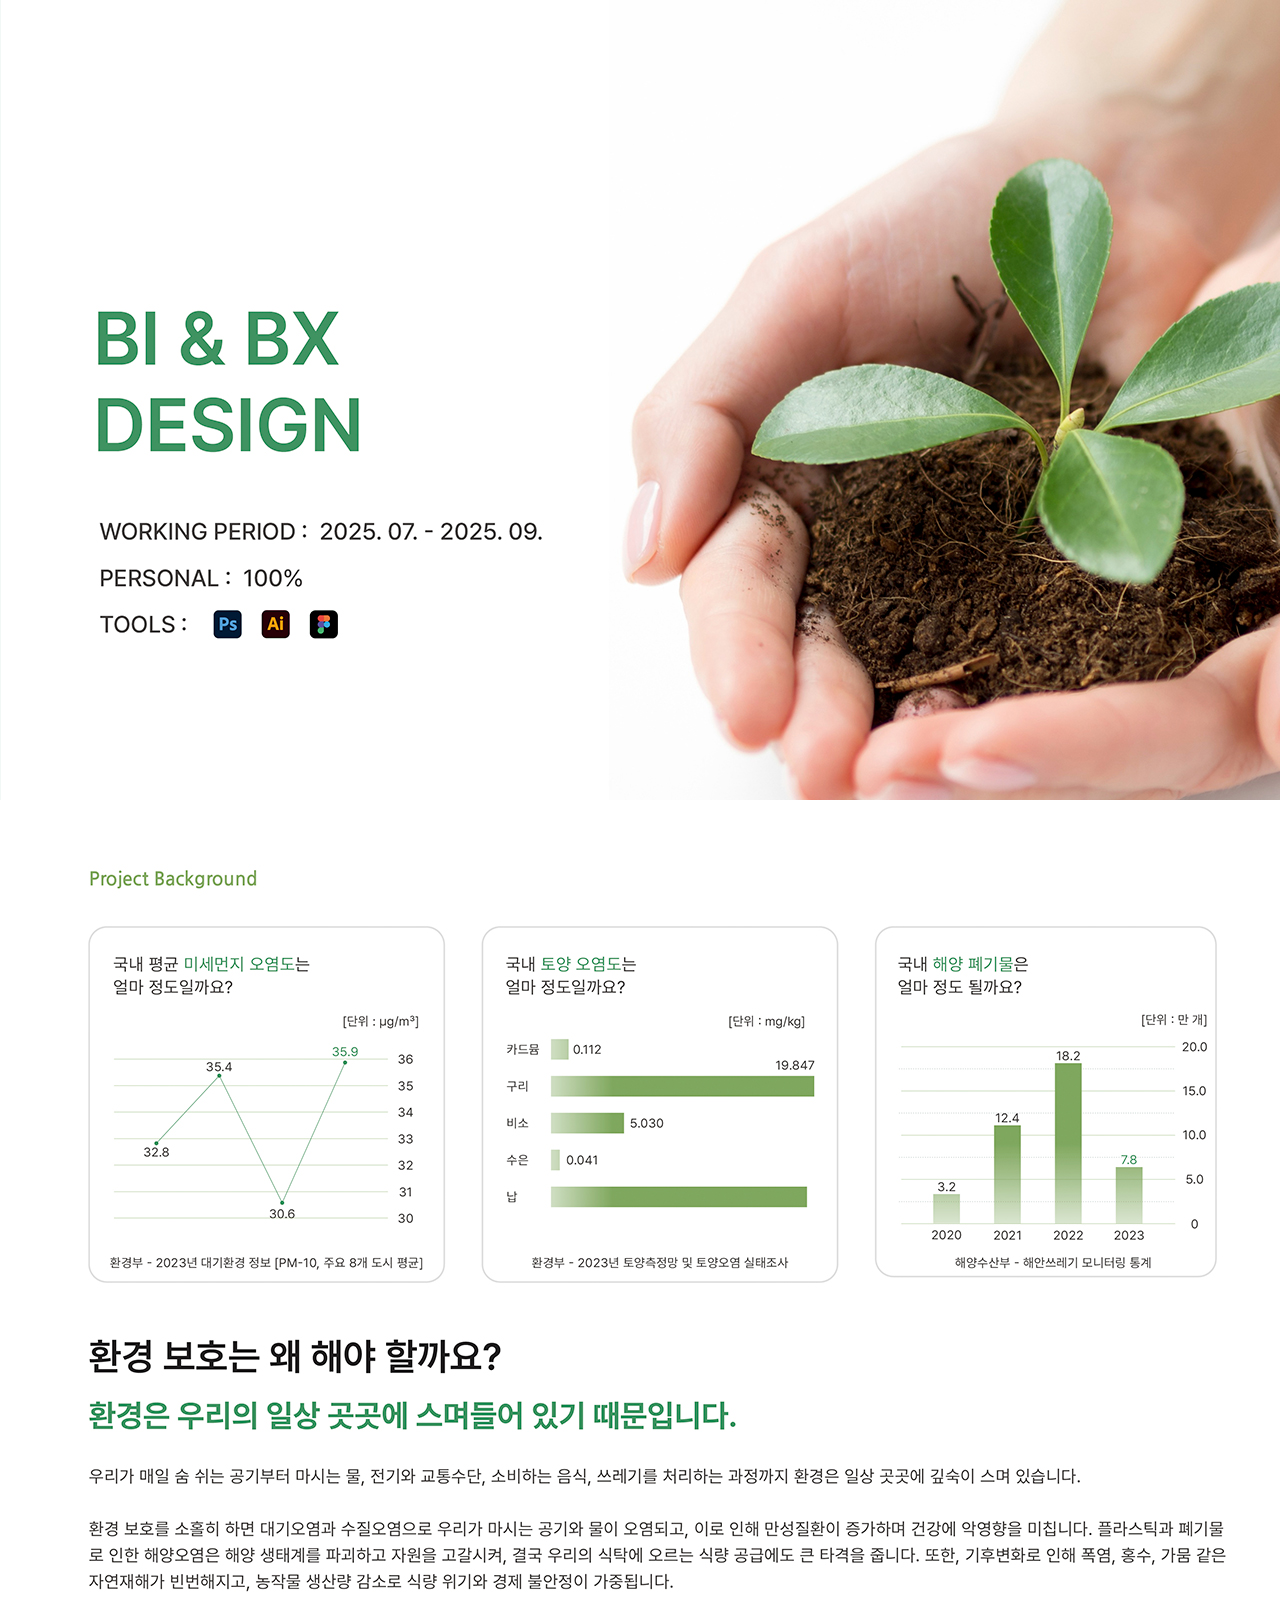
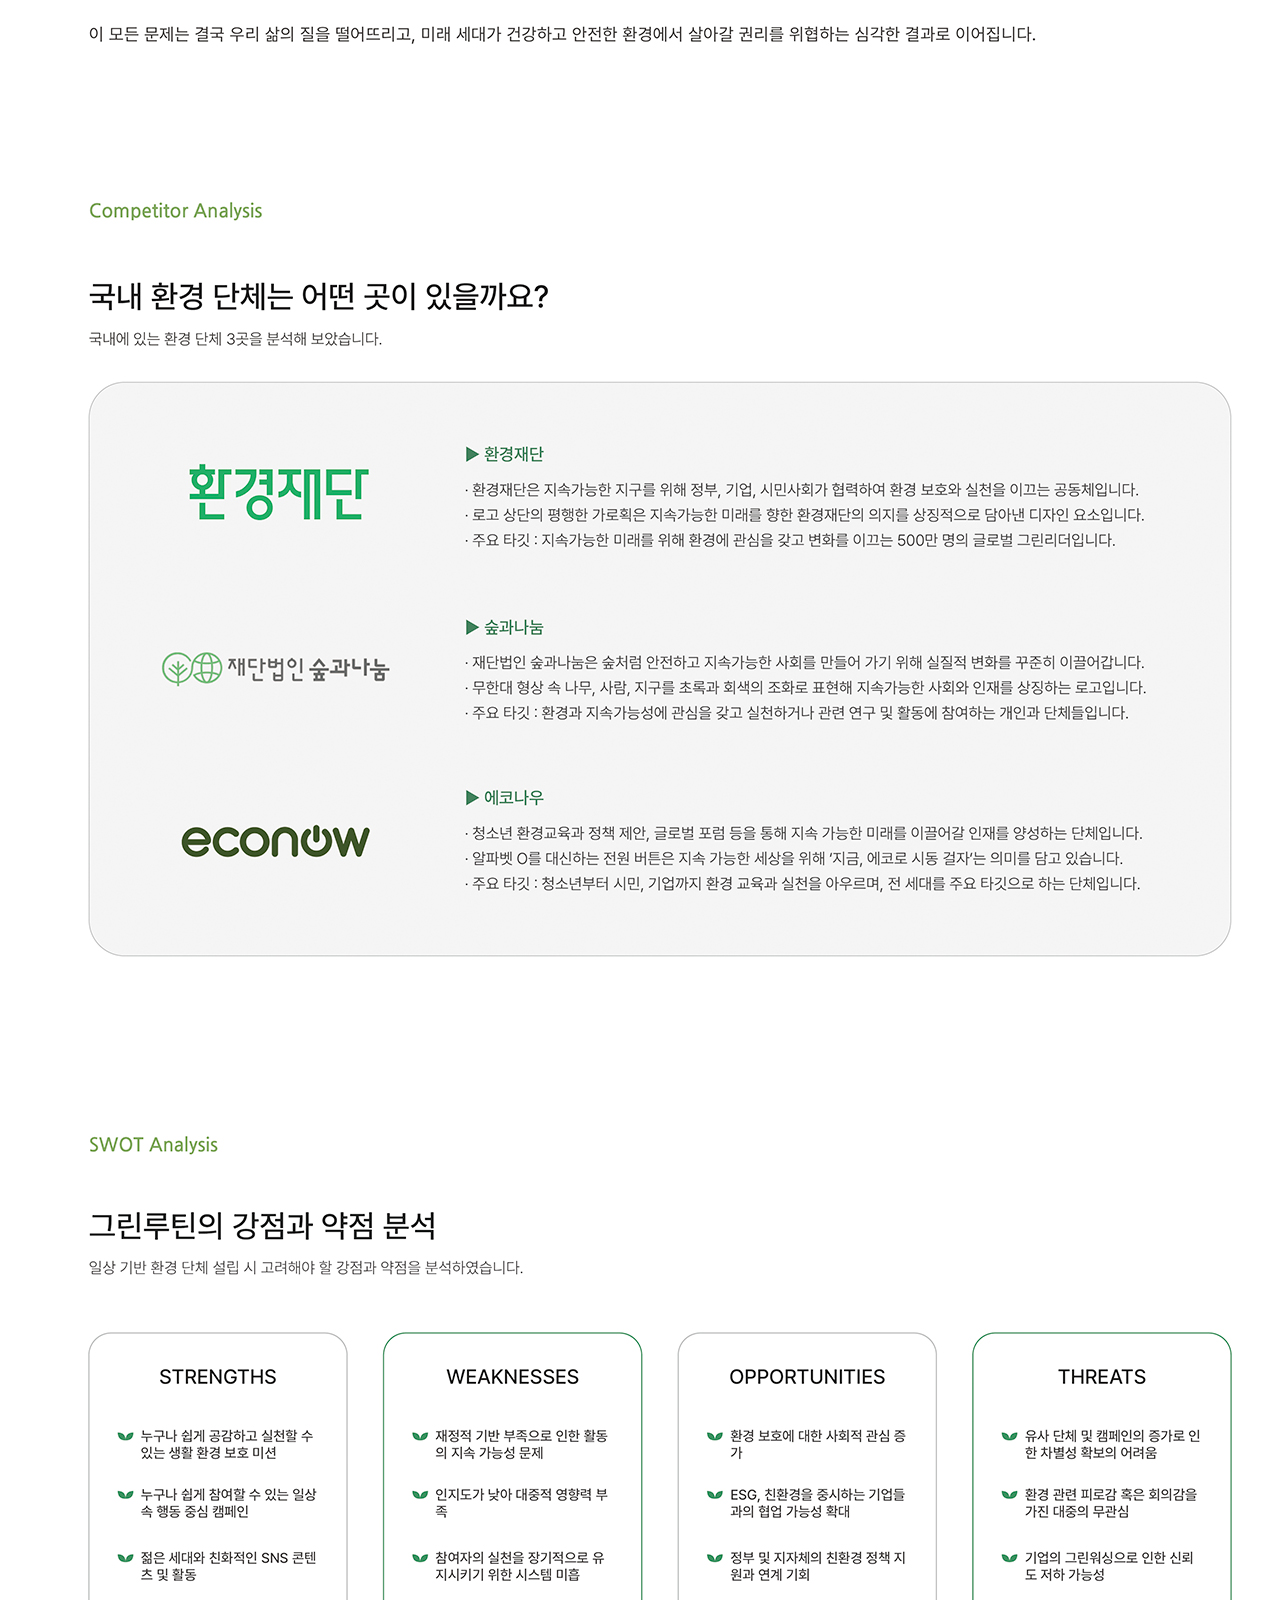
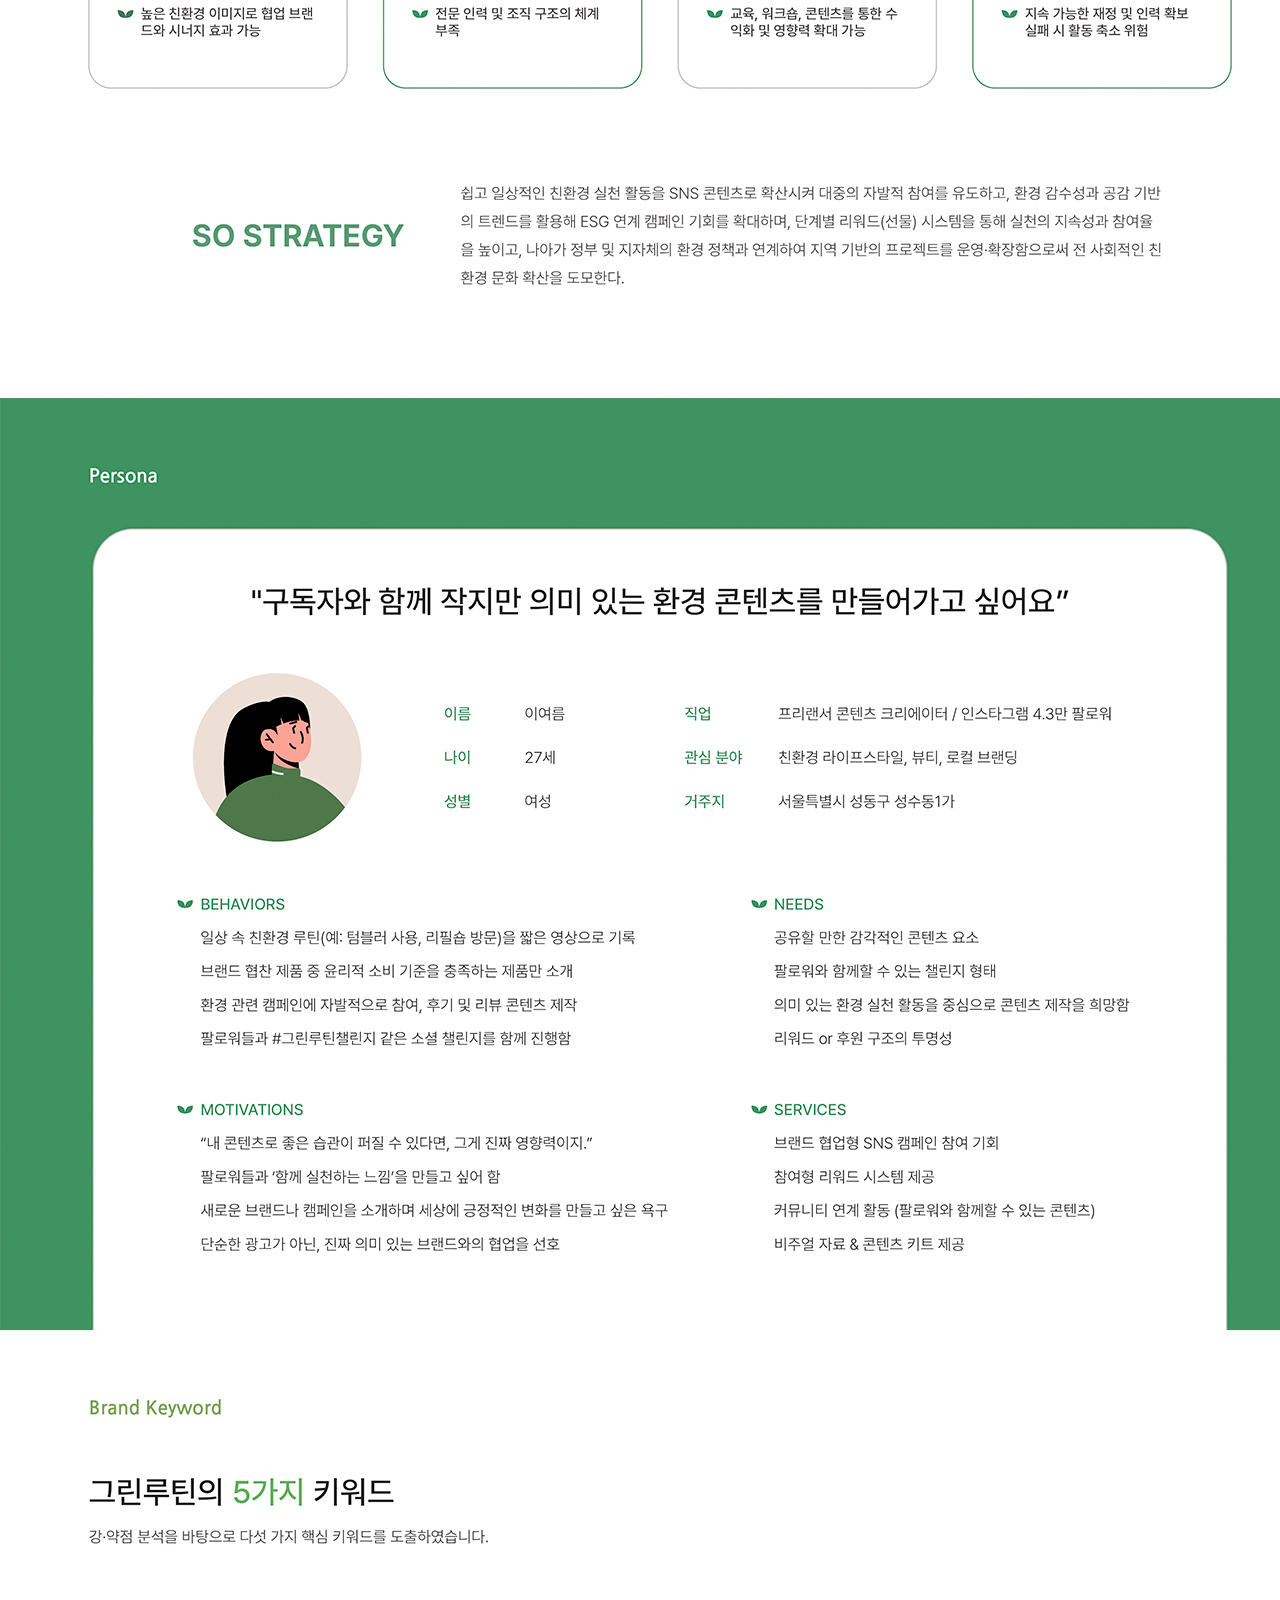
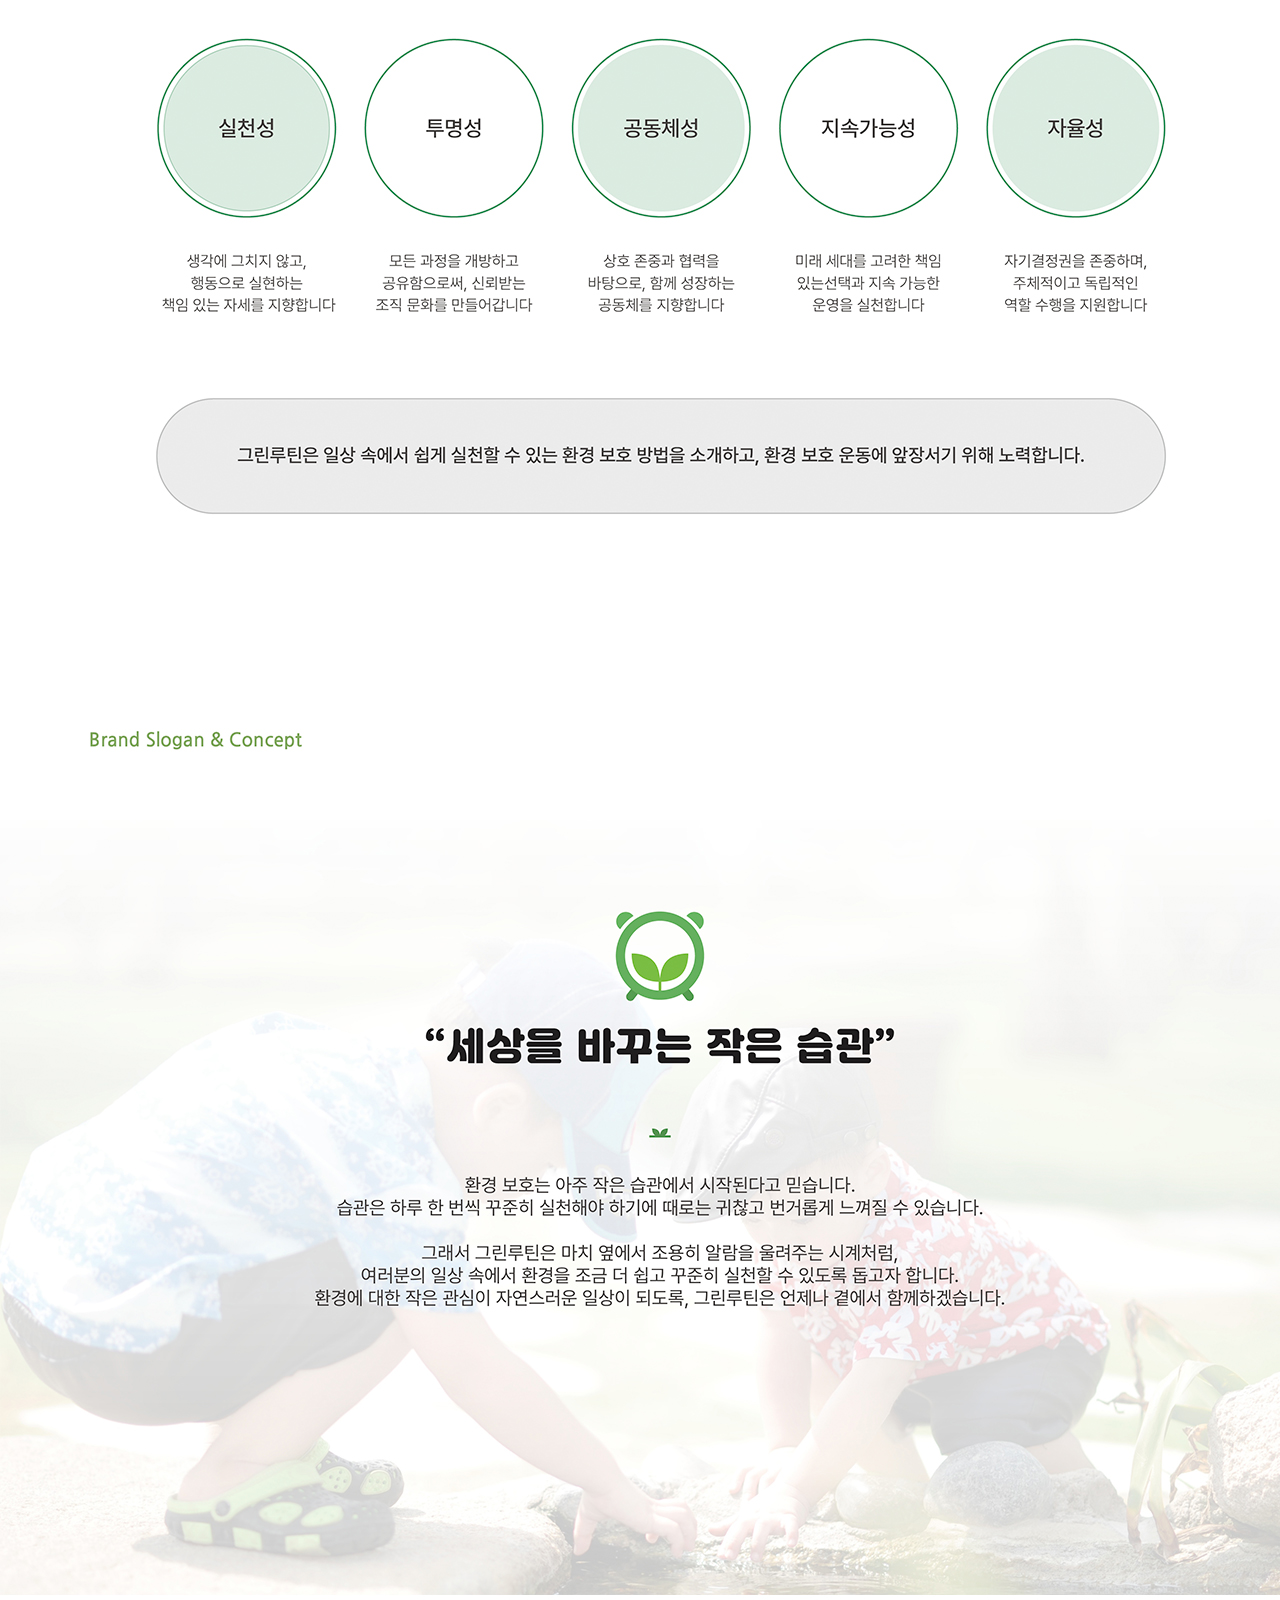
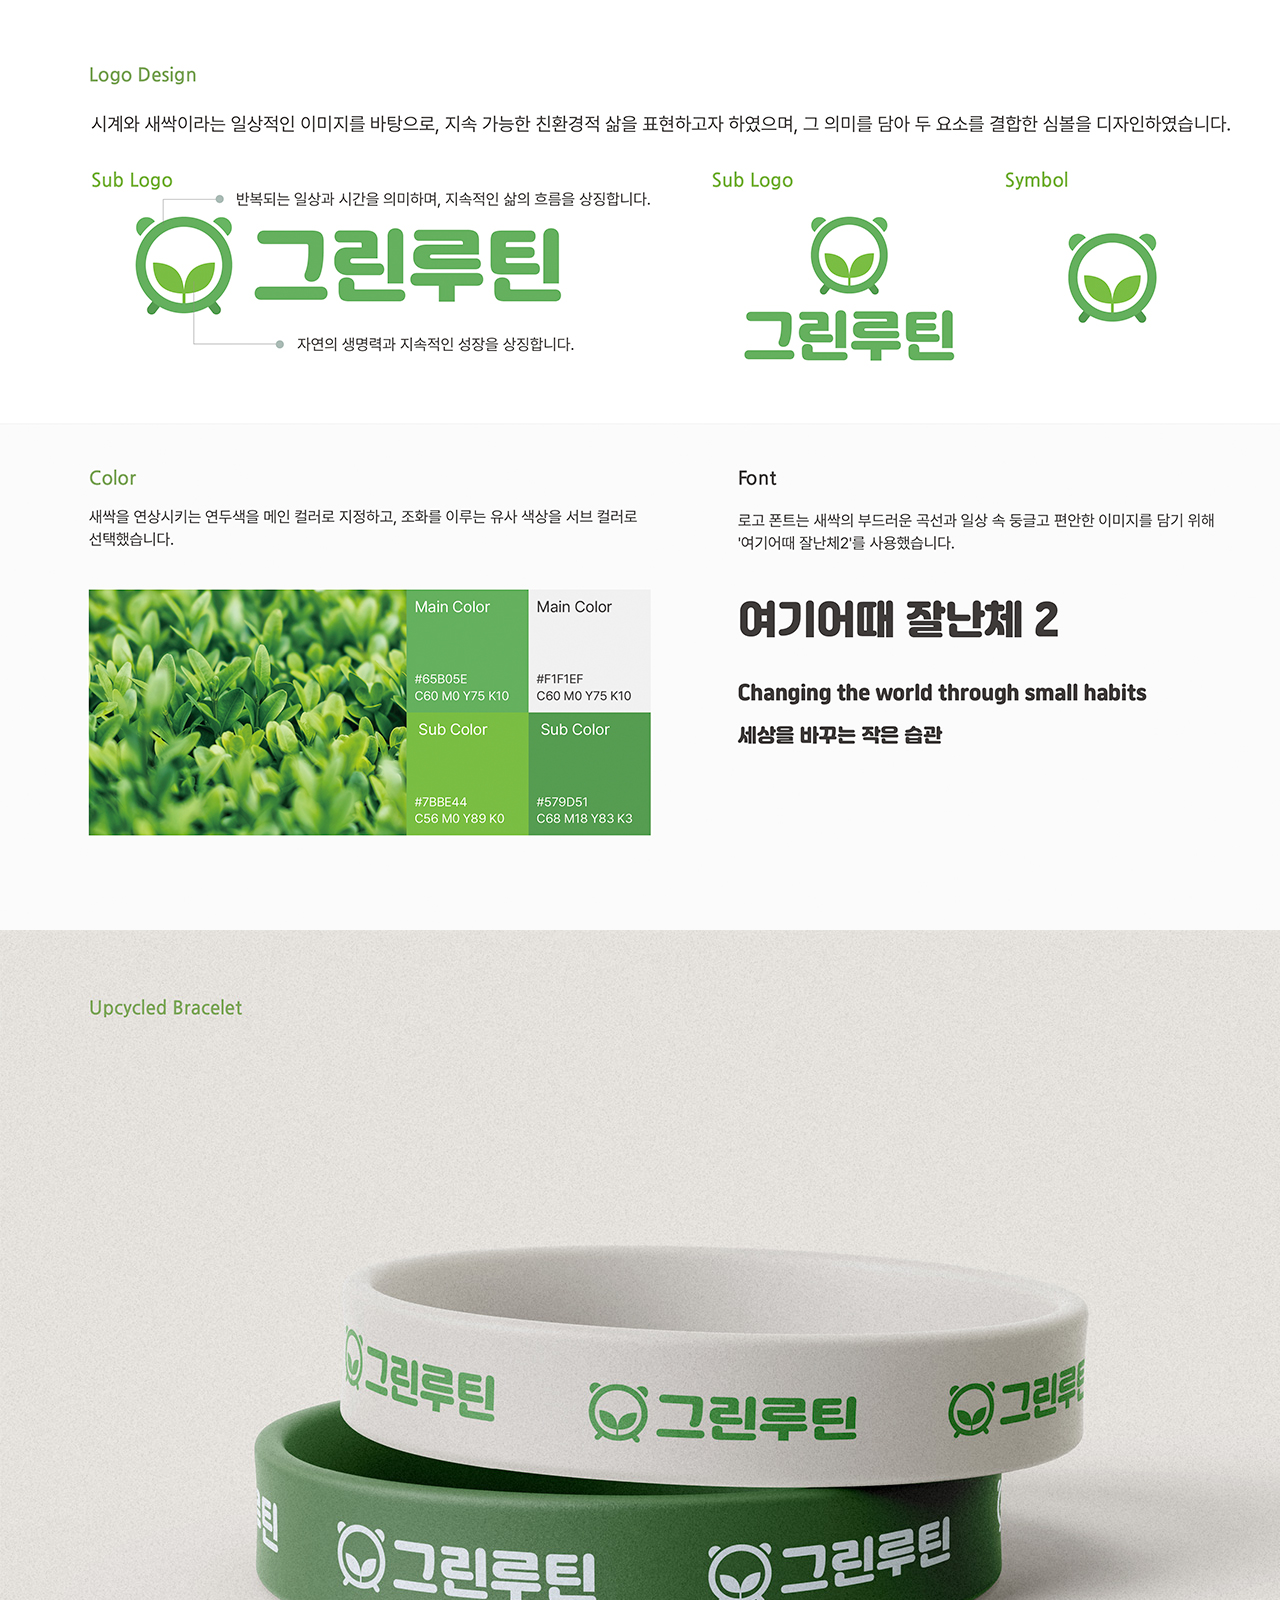
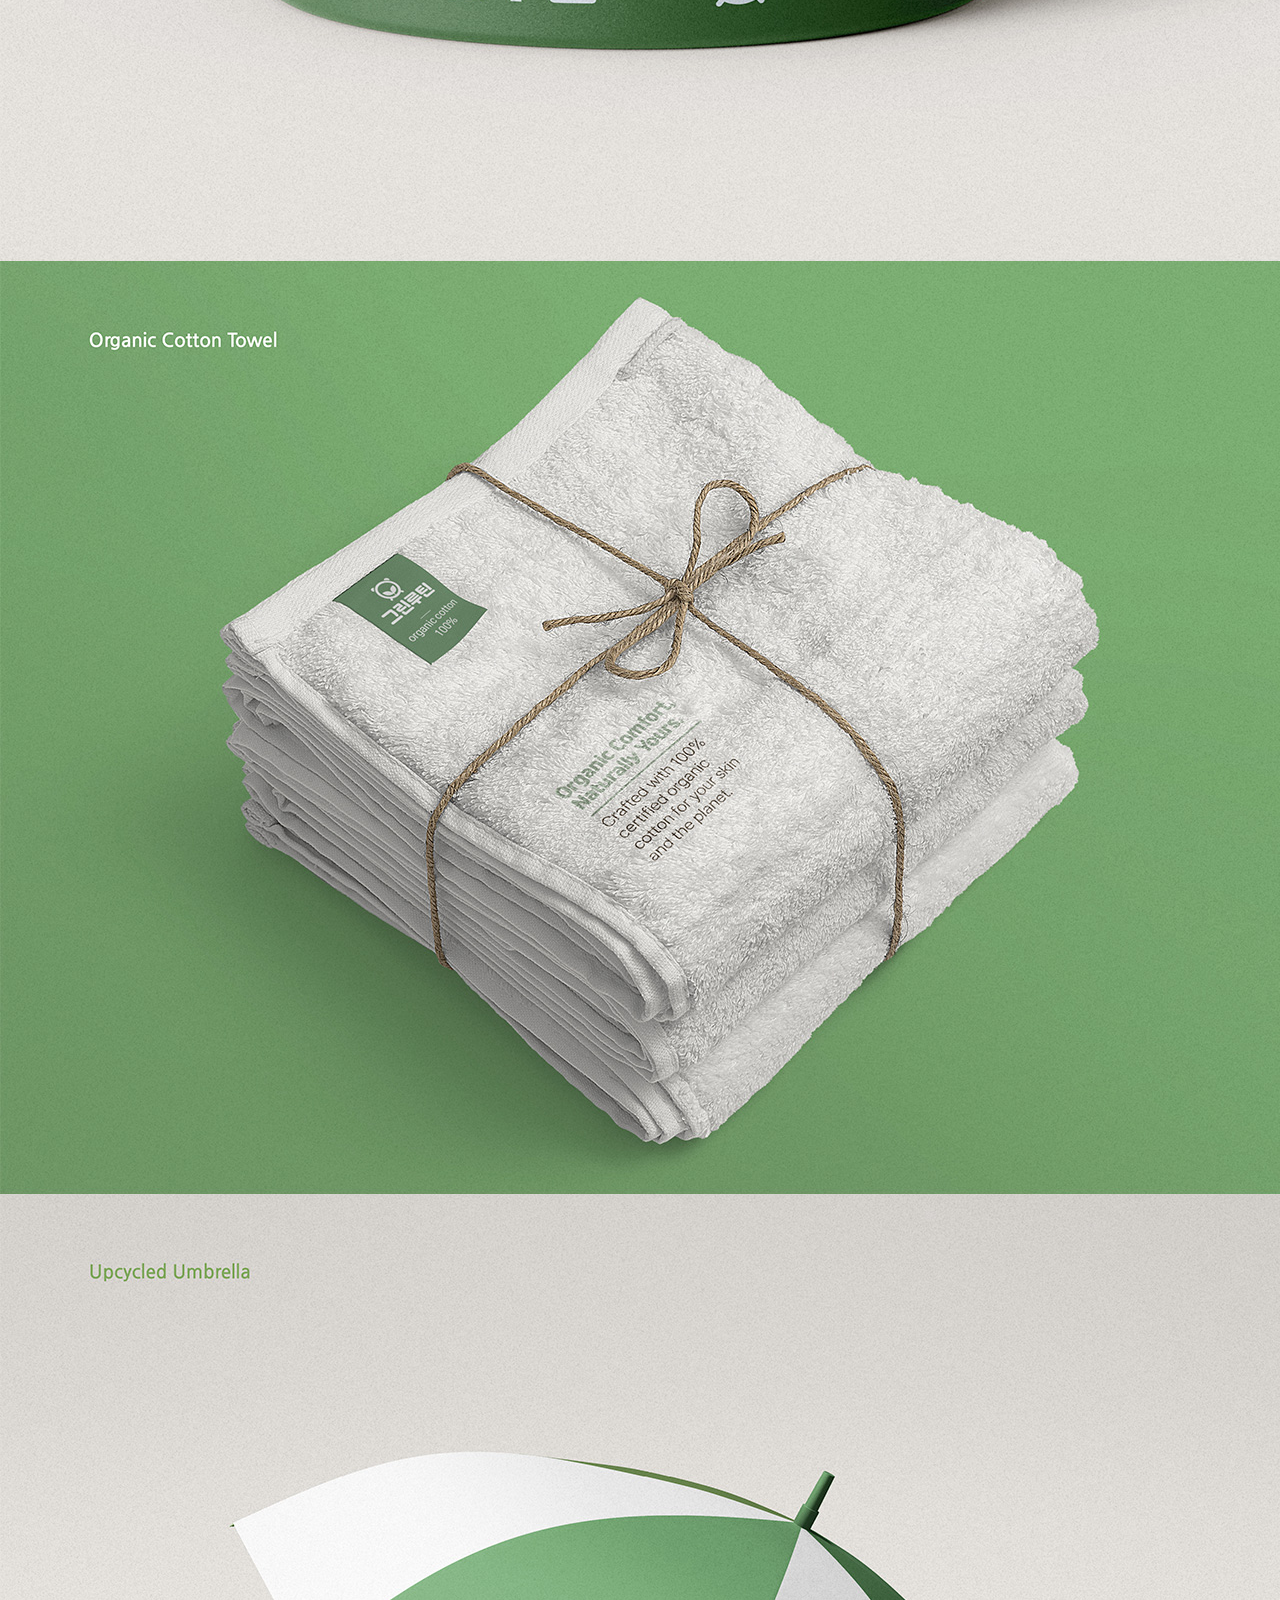
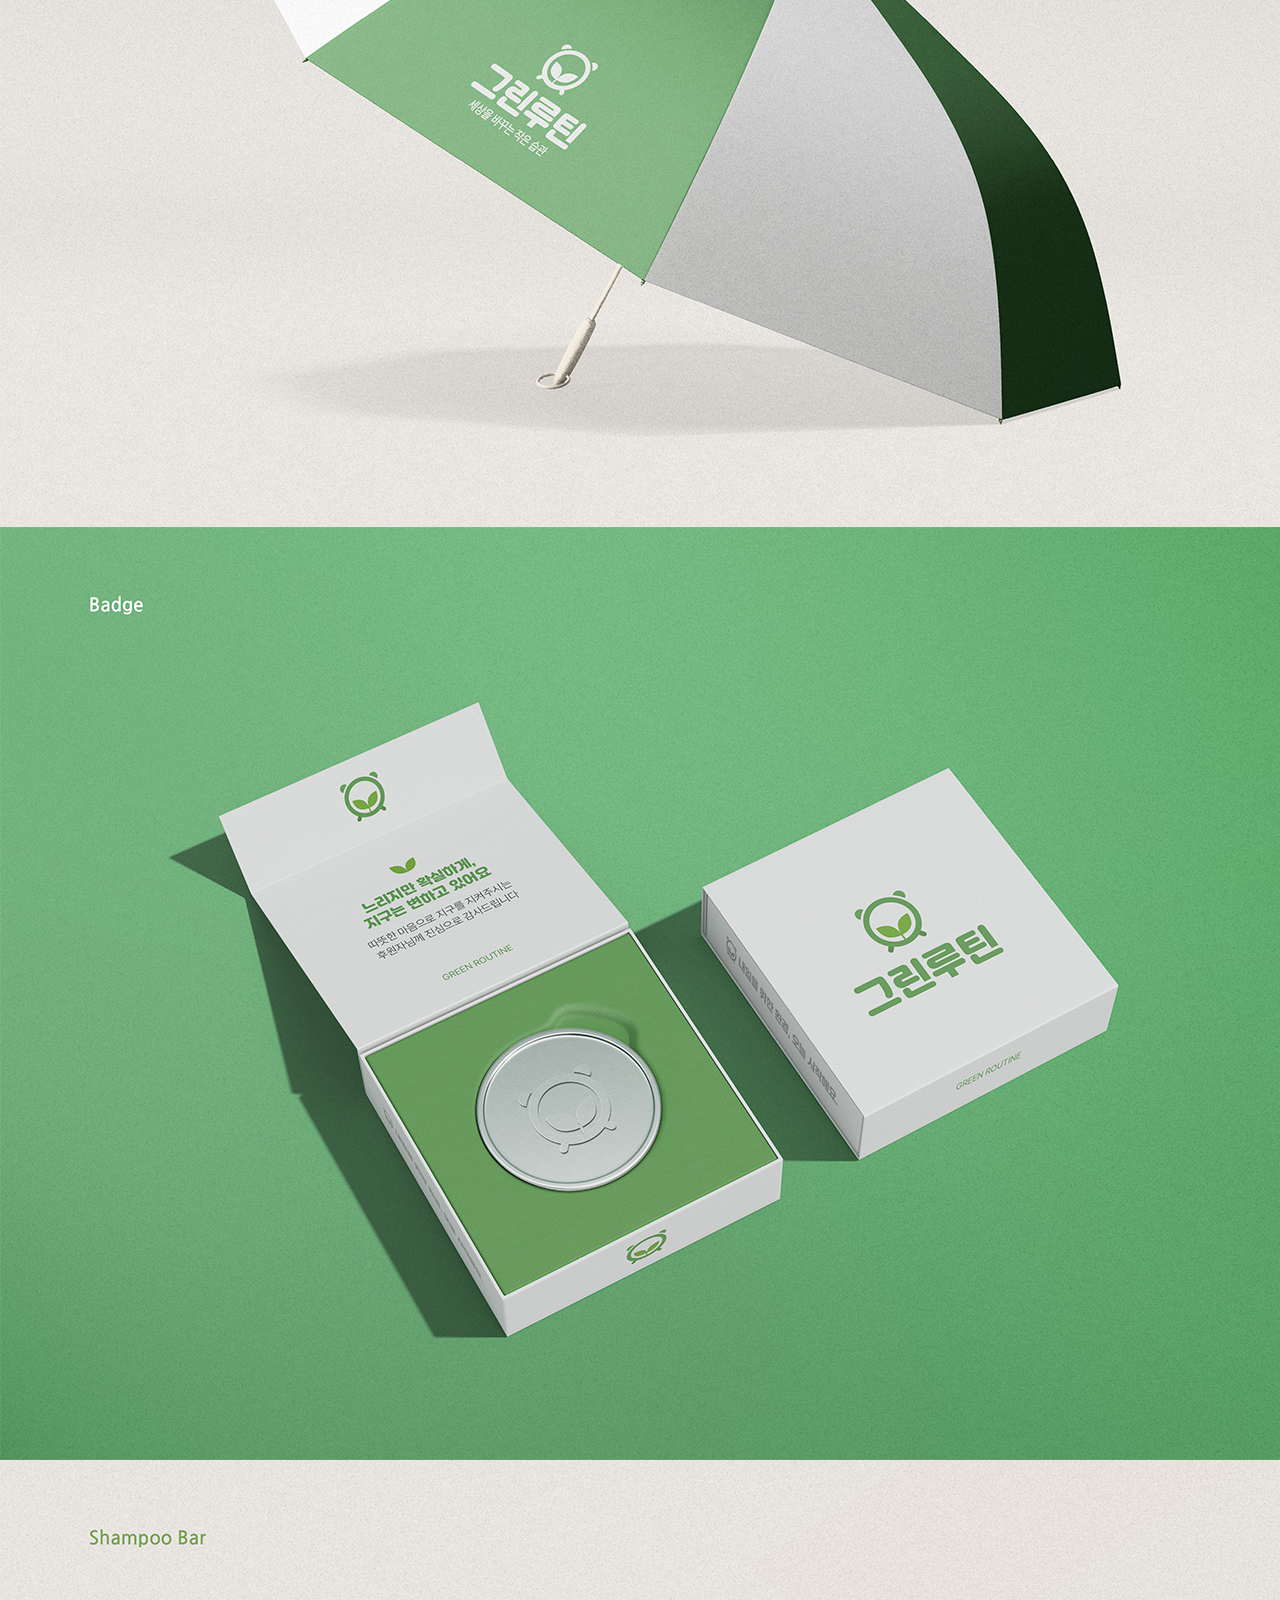
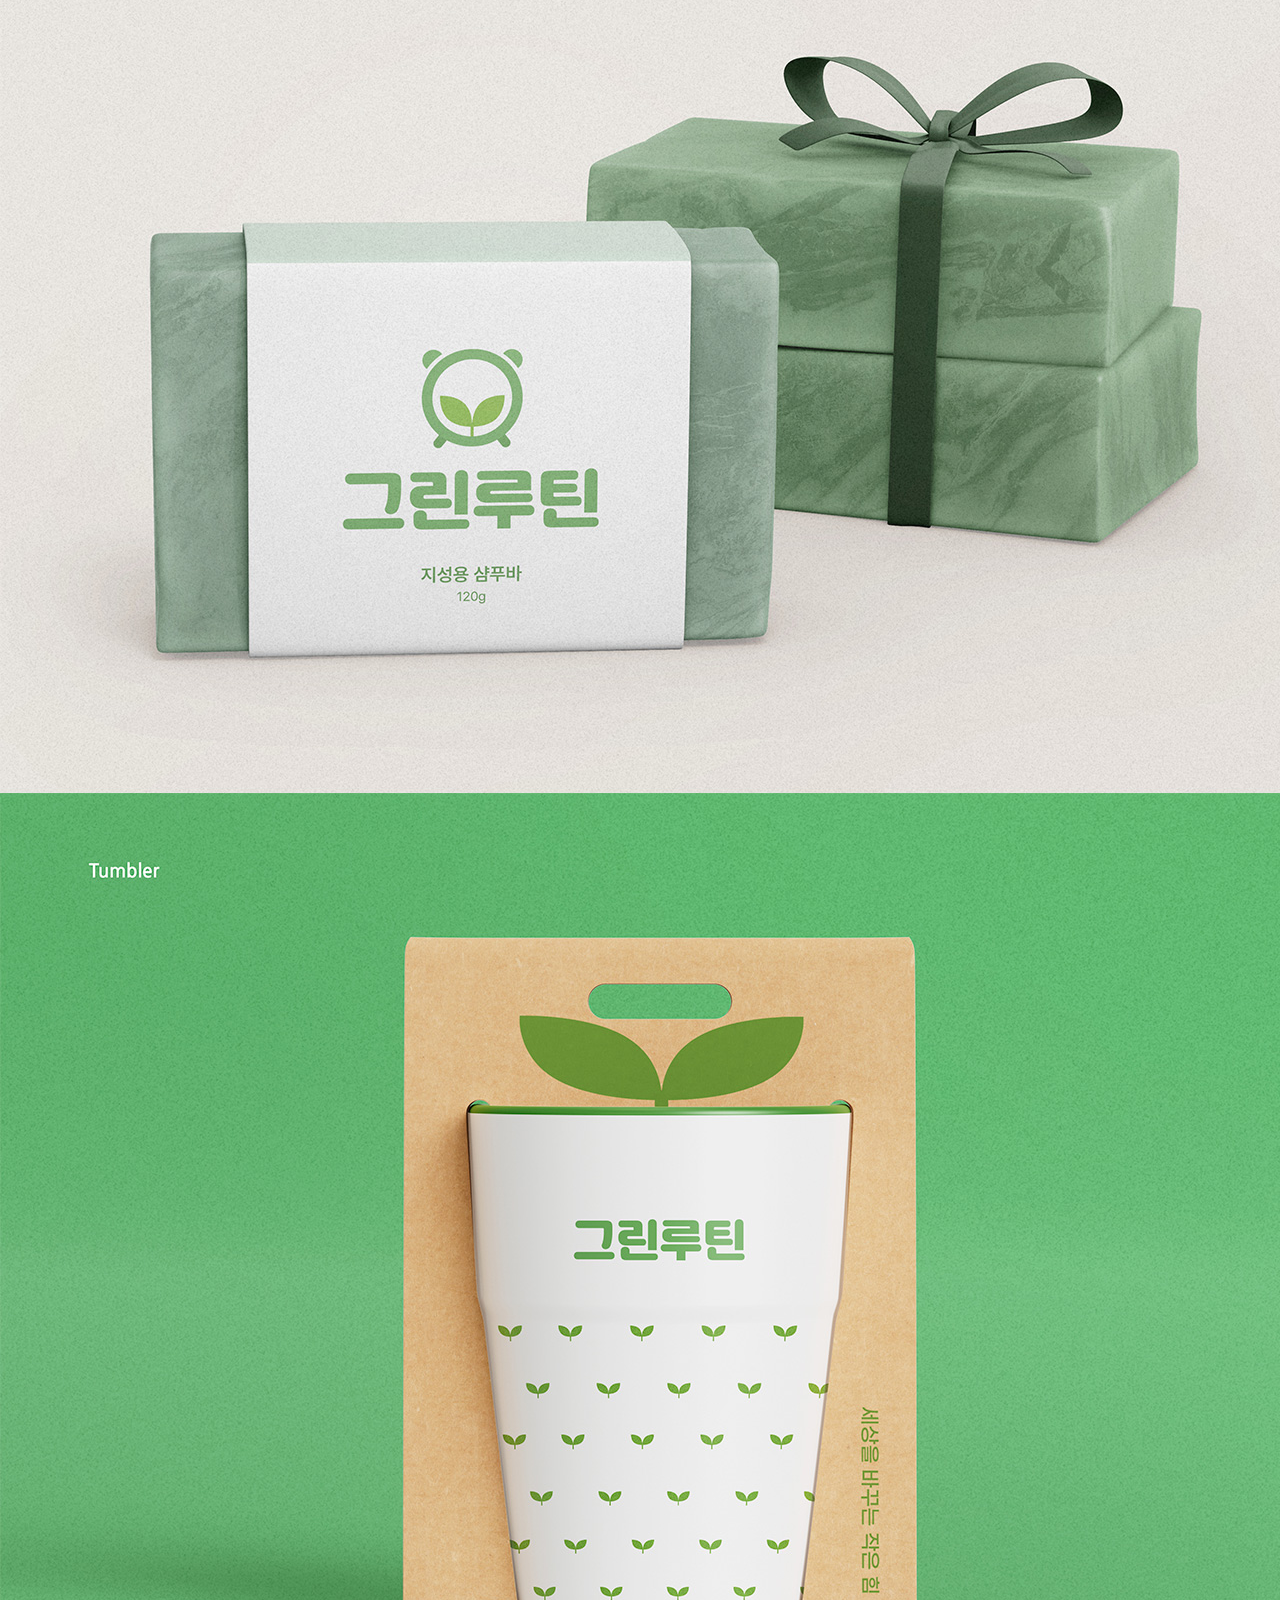
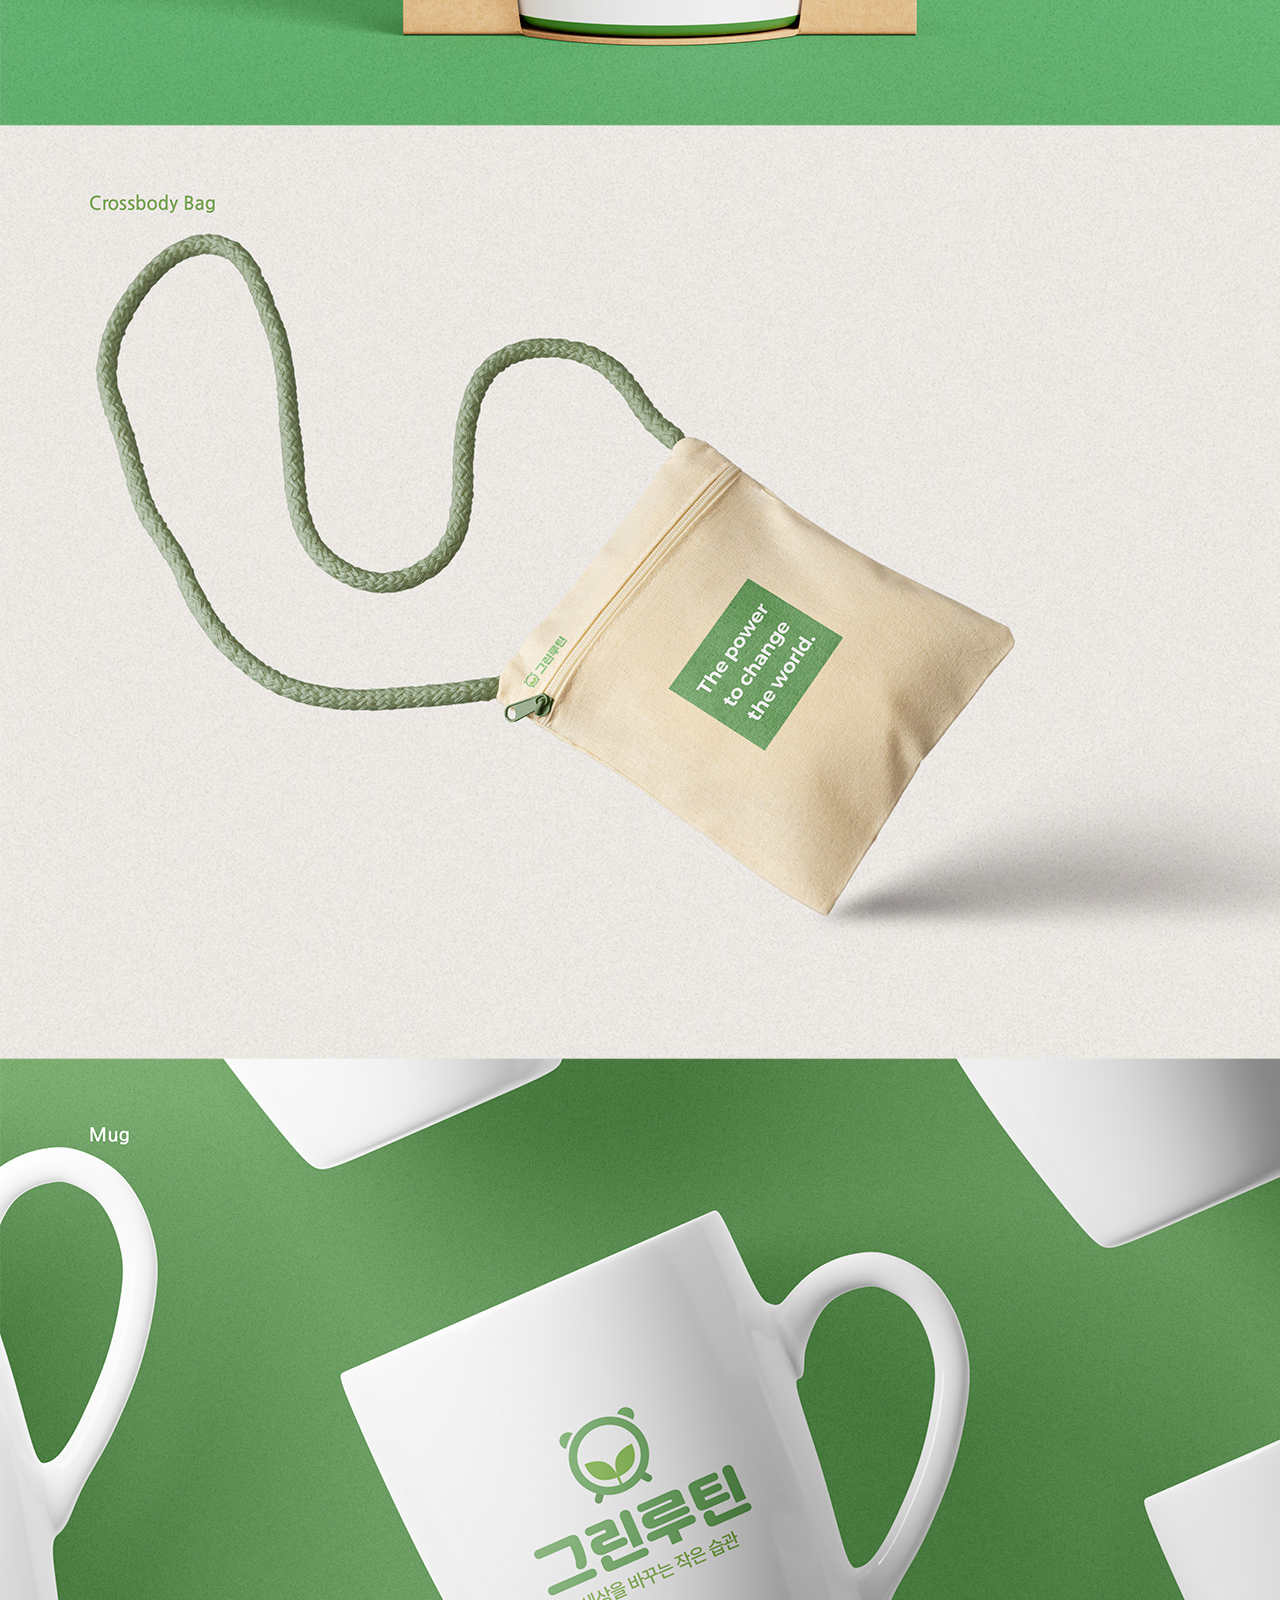
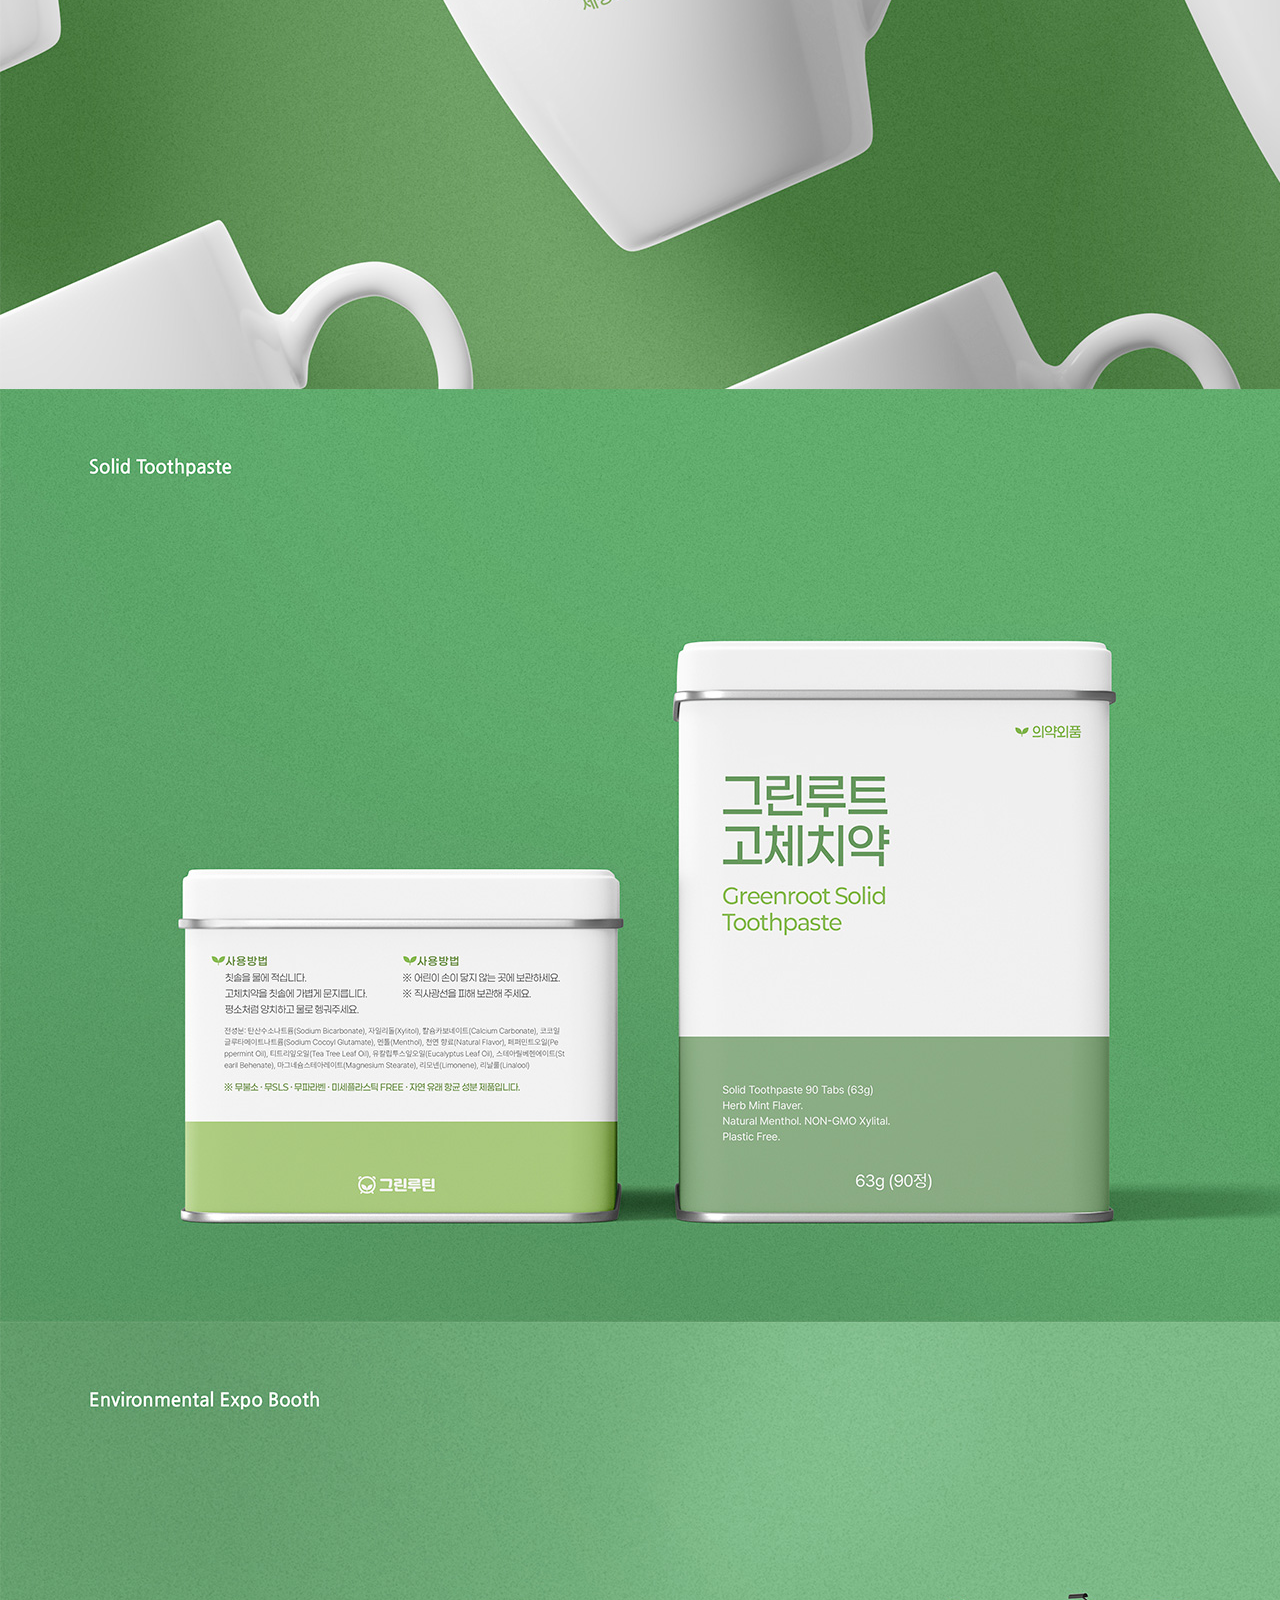
<file: sub/uiux.html>
<!DOCTYPE html>
<html lang="ko">

    <head>
        <meta charset="UTF-8">
        <meta name="viewport" content="width=device-width, initial-scale=1.0">
        <title>Portfolio</title>
        <link rel="stylesheet" href="../css/sub/uiux.css">
        <link rel="shortcut icon" href="../img/subpage/favicon.png" type="image/x-icon">
    </head>

    <body>
        
        <div class="wrap">

            <div class="content_container">
                <img src="../img/subpage/bibx_01.jpg" alt="bibx1">
                <img src="../img/subpage/bibx_02.jpg" alt="bibx1">
            </div>

        </div>

    </body>

</html>
</file>
<file: css/sub/uiux.css>
*{
    padding: 0;
    margin: 0;
}

.wrap{
    width: 100%;
    background-color: rgb(253, 253, 253);
}

.content_container{
    width: 1320px;
    margin: 0 auto;
}

.content_container img{
    display: block;
}
</file>
